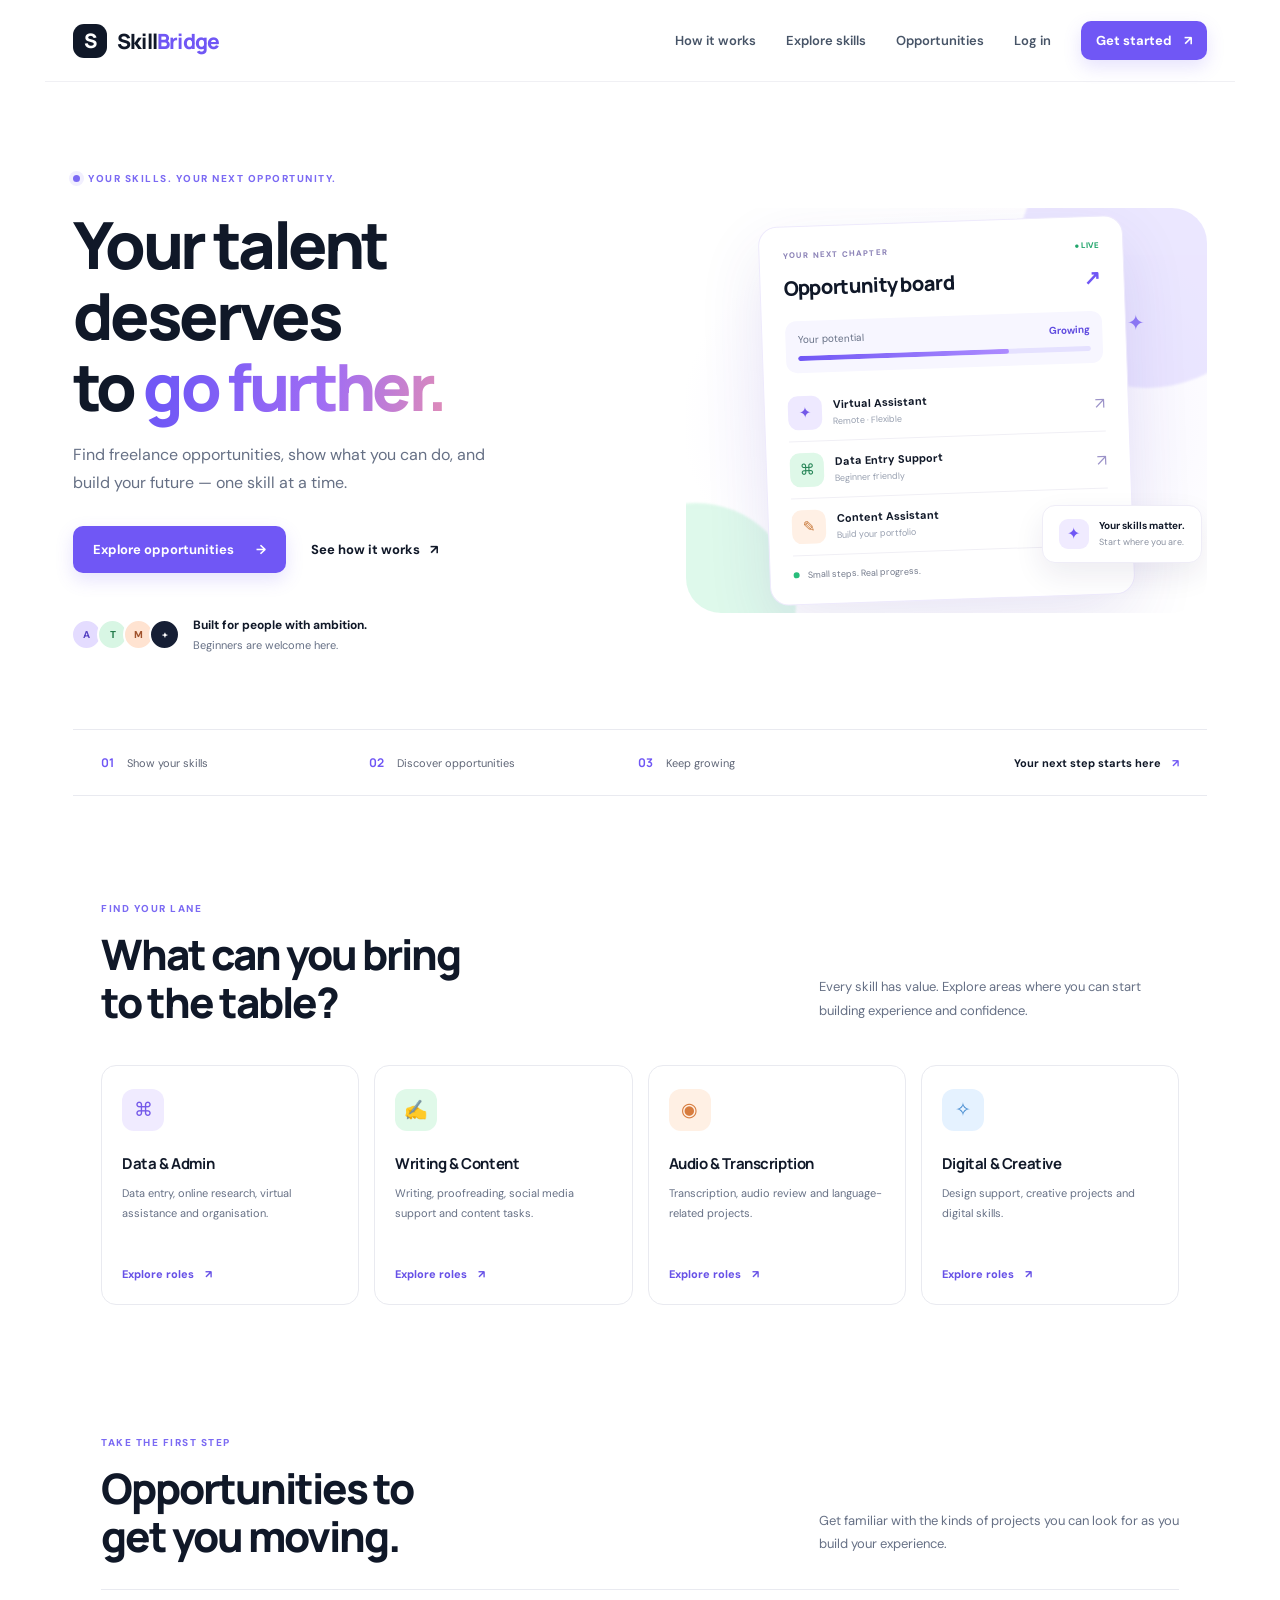
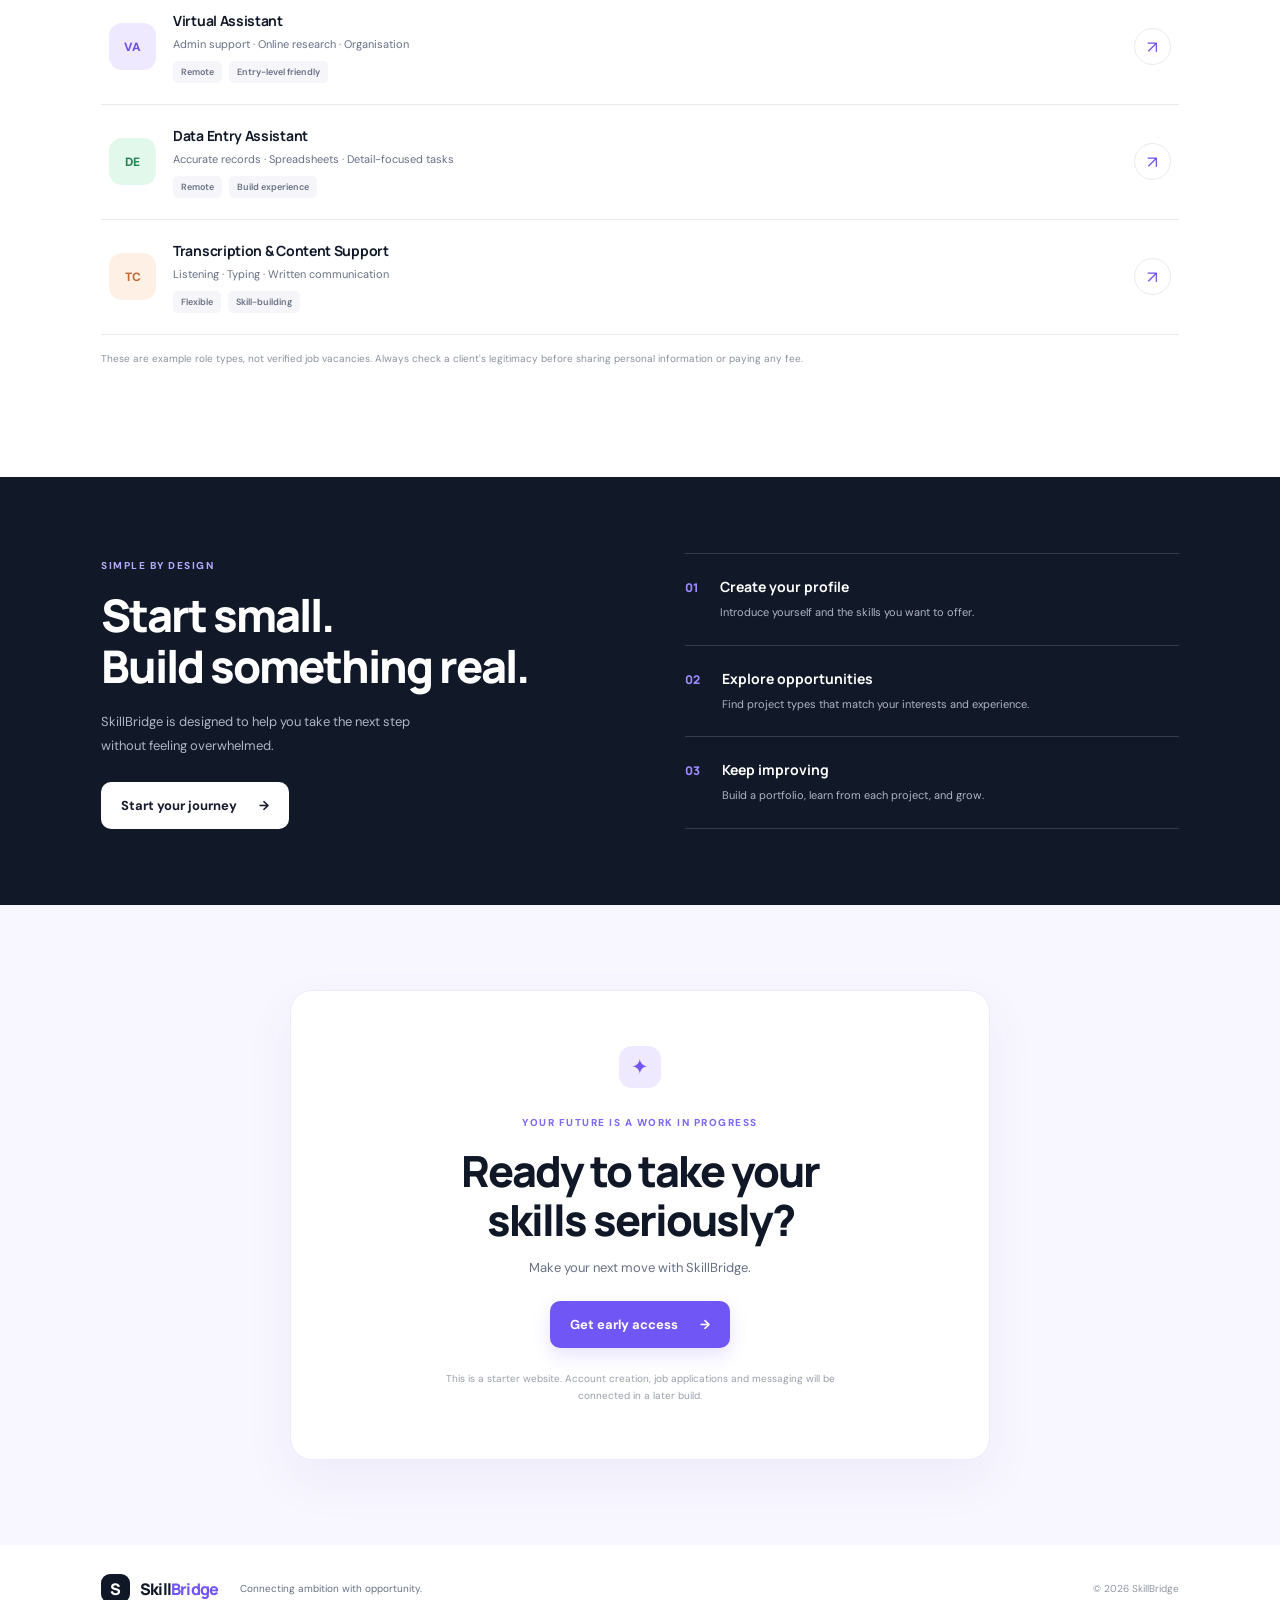
<file: index.html>
<!doctype html>
<html lang="en">
<head>
  <meta charset="utf-8">
  <meta name="viewport" content="width=device-width, initial-scale=1">
  <meta name="theme-color" content="#101828">
  <meta name="description" content="SkillBridge connects talented freelancers with opportunities to grow, work, and earn.">
  <title>SkillBridge — Find work. Build your future.</title>
  <link rel="stylesheet" href="style.css">
</head>
<body>
  <header class="site-header">
    <a class="brand" href="#" aria-label="SkillBridge home"><span class="brand-mark">S</span><span>Skill<span class="brand-accent">Bridge</span></span></a>
    <button class="menu-toggle" id="menuToggle" aria-label="Open menu" aria-expanded="false">☰</button>
    <nav class="nav" id="nav">
      <a href="#how-it-works">How it works</a>
      <a href="#categories">Explore skills</a>
      <a href="#opportunities">Opportunities</a>
      <a class="nav-login" href="#join">Log in</a>
      <a class="button button-small" href="#join">Get started <span>↗</span></a>
    </nav>
  </header>

  <main>
    <section class="hero">
      <div class="hero-copy">
        <div class="eyebrow"><span class="eyebrow-dot"></span> YOUR SKILLS. YOUR NEXT OPPORTUNITY.</div>
        <h1>Your talent deserves<br>to <span class="gradient-text">go further.</span></h1>
        <p class="hero-description">Find freelance opportunities, show what you can do, and build your future — one skill at a time.</p>
        <div class="hero-actions">
          <a class="button" href="#opportunities">Explore opportunities <span>→</span></a>
          <a class="text-link" href="#how-it-works">See how it works <span>↗</span></a>
        </div>
        <div class="trust-row">
          <div class="avatar-stack"><span>A</span><span>T</span><span>M</span><span>+</span></div>
          <p><strong>Built for people with ambition.</strong><br><span>Beginners are welcome here.</span></p>
        </div>
      </div>
      <div class="hero-art" aria-label="Illustration of a freelance opportunity dashboard">
        <div class="orb orb-one"></div><div class="orb orb-two"></div>
        <div class="dashboard-card">
          <div class="dash-top"><span class="dash-label">YOUR NEXT CHAPTER</span><span class="live-dot">● LIVE</span></div>
          <div class="dash-title">Opportunity board <span>↗</span></div>
          <div class="progress-wrap"><div class="progress-info"><span>Your potential</span><strong>Growing</strong></div><div class="progress-track"><div class="progress-fill"></div></div></div>
          <div class="mini-job"><div class="job-icon purple">✦</div><div><strong>Virtual Assistant</strong><small>Remote · Flexible</small></div><span class="job-arrow">↗</span></div>
          <div class="mini-job"><div class="job-icon green">⌘</div><div><strong>Data Entry Support</strong><small>Beginner friendly</small></div><span class="job-arrow">↗</span></div>
          <div class="mini-job"><div class="job-icon orange">✎</div><div><strong>Content Assistant</strong><small>Build your portfolio</small></div><span class="job-arrow">↗</span></div>
          <div class="dash-bottom"><span class="status-pulse"></span> Small steps. Real progress.</div>
        </div>
        <div class="floating-note"><span class="note-icon">✦</span><div><strong>Your skills matter.</strong><small>Start where you are.</small></div></div>
        <div class="sparkle sparkle-one">✳</div><div class="sparkle sparkle-two">✦</div>
      </div>
    </section>

    <section class="stats-strip" aria-label="Platform values">
      <div><strong>01</strong><span>Show your skills</span></div>
      <div><strong>02</strong><span>Discover opportunities</span></div>
      <div><strong>03</strong><span>Keep growing</span></div>
      <div class="stats-message">Your next step starts here <span>↗</span></div>
    </section>

    <section class="section categories" id="categories">
      <div class="section-heading"><div><span class="eyebrow">FIND YOUR LANE</span><h2>What can you bring<br>to the table?</h2></div><p>Every skill has value. Explore areas where you can start building experience and confidence.</p></div>
      <div class="category-grid">
        <article class="category-card"><div class="category-symbol symbol-purple">⌘</div><h3>Data & Admin</h3><p>Data entry, online research, virtual assistance and organisation.</p><a href="#opportunities">Explore roles <span>↗</span></a></article>
        <article class="category-card"><div class="category-symbol symbol-green">✍</div><h3>Writing & Content</h3><p>Writing, proofreading, social media support and content tasks.</p><a href="#opportunities">Explore roles <span>↗</span></a></article>
        <article class="category-card"><div class="category-symbol symbol-orange">◉</div><h3>Audio & Transcription</h3><p>Transcription, audio review and language-related projects.</p><a href="#opportunities">Explore roles <span>↗</span></a></article>
        <article class="category-card"><div class="category-symbol symbol-blue">✧</div><h3>Digital & Creative</h3><p>Design support, creative projects and digital skills.</p><a href="#opportunities">Explore roles <span>↗</span></a></article>
      </div>
    </section>

    <section class="section opportunity-section" id="opportunities">
      <div class="section-heading opportunity-heading"><div><span class="eyebrow">TAKE THE FIRST STEP</span><h2>Opportunities to<br>get you moving.</h2></div><p>Get familiar with the kinds of projects you can look for as you build your experience.</p></div>
      <div class="opportunity-list">
        <article class="opportunity"><div class="company-icon company-violet">VA</div><div class="opportunity-main"><h3>Virtual Assistant</h3><p>Admin support · Online research · Organisation</p><div class="tags"><span>Remote</span><span>Entry-level friendly</span></div></div><a class="round-arrow" href="#join" aria-label="Get started for Virtual Assistant">↗</a></article>
        <article class="opportunity"><div class="company-icon company-mint">DE</div><div class="opportunity-main"><h3>Data Entry Assistant</h3><p>Accurate records · Spreadsheets · Detail-focused tasks</p><div class="tags"><span>Remote</span><span>Build experience</span></div></div><a class="round-arrow" href="#join" aria-label="Get started for Data Entry Assistant">↗</a></article>
        <article class="opportunity"><div class="company-icon company-peach">TC</div><div class="opportunity-main"><h3>Transcription & Content Support</h3><p>Listening · Typing · Written communication</p><div class="tags"><span>Flexible</span><span>Skill-building</span></div></div><a class="round-arrow" href="#join" aria-label="Get started for Transcription and Content Support">↗</a></article>
      </div>
      <p class="demo-note">These are example role types, not verified job vacancies. Always check a client's legitimacy before sharing personal information or paying any fee.</p>
    </section>

    <section class="how-section" id="how-it-works">
      <div class="how-inner"><div><span class="eyebrow light-eyebrow">SIMPLE BY DESIGN</span><h2>Start small.<br>Build something real.</h2><p>SkillBridge is designed to help you take the next step without feeling overwhelmed.</p><a class="button button-light" href="#join">Start your journey <span>→</span></a></div>
      <div class="steps"><div class="step"><span>01</span><div><h3>Create your profile</h3><p>Introduce yourself and the skills you want to offer.</p></div></div><div class="step"><span>02</span><div><h3>Explore opportunities</h3><p>Find project types that match your interests and experience.</p></div></div><div class="step"><span>03</span><div><h3>Keep improving</h3><p>Build a portfolio, learn from each project, and grow.</p></div></div></div></div>
    </section>

    <section class="join-section" id="join"><div class="join-card"><div class="join-star">✦</div><span class="eyebrow">YOUR FUTURE IS A WORK IN PROGRESS</span><h2>Ready to take your<br>skills seriously?</h2><p>Make your next move with SkillBridge.</p><a class="button" href="mailto:hello@skillbridge.example?subject=SkillBridge%20Early%20Access">Get early access <span>→</span></a><small>This is a starter website. Account creation, job applications and messaging will be connected in a later build.</small></div></section>
  </main>

  <footer class="footer"><a class="brand footer-brand" href="#"><span class="brand-mark">S</span><span>Skill<span class="brand-accent">Bridge</span></span></a><p>Connecting ambition with opportunity.</p><span>© <span id="year"></span> SkillBridge</span></footer>
  <script src="script.js"></script>
</body>
</html>
</file>
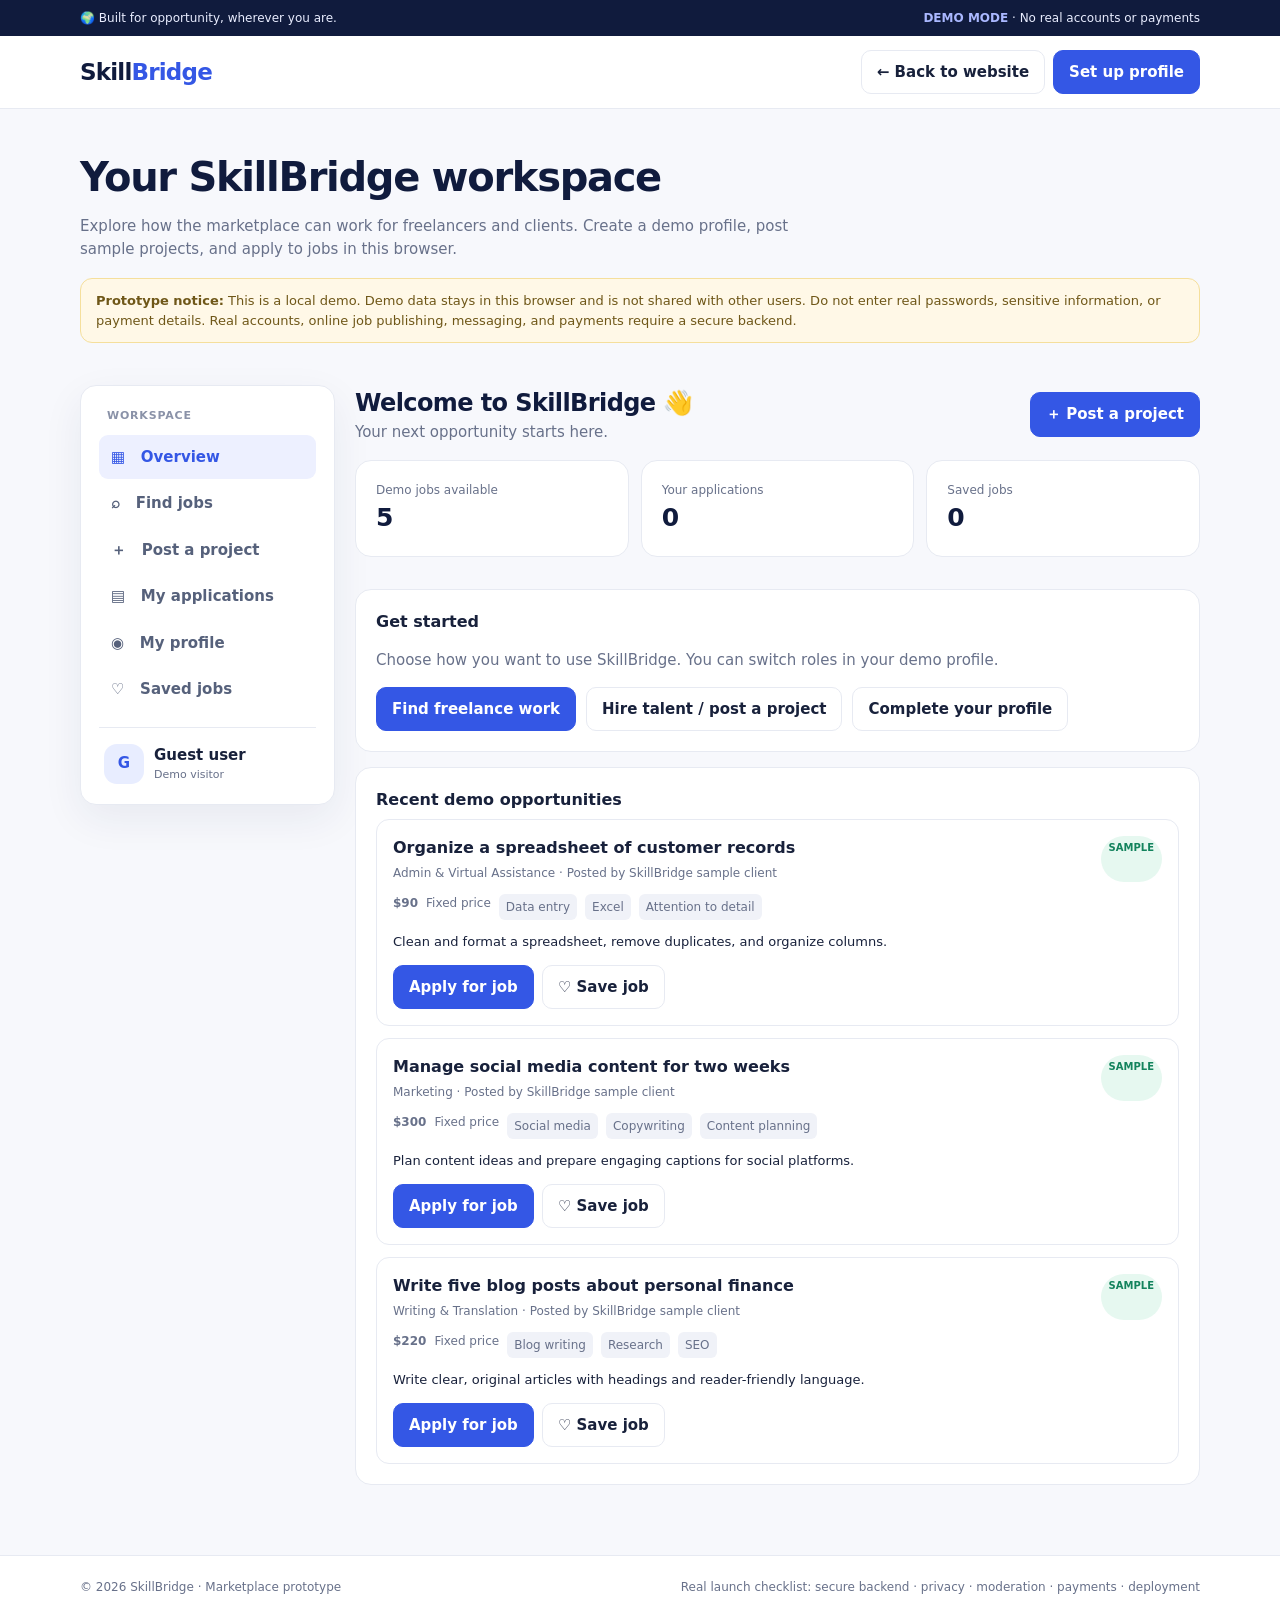
<file: workspace.html>
<!doctype html>
<html lang="en">
<head>
<meta charset="utf-8"><meta name="viewport" content="width=device-width,initial-scale=1">
<meta name="description" content="SkillBridge demo workspace for freelancers and clients."><title>Workspace — SkillBridge</title>
<style>
:root{--navy:#101b3d;--blue:#3457e5;--ink:#18213b;--muted:#68718a;--line:#e7eaf2;--pale:#f5f7ff;--green:#13835d;--shadow:0 14px 40px #18265312}*{box-sizing:border-box}body{margin:0;background:#f7f8fc;color:var(--ink);font:15px/1.5 Inter,system-ui,-apple-system,"Segoe UI",sans-serif}a{color:inherit;text-decoration:none}button,input,select,textarea{font:inherit}.wrap{width:min(1120px,calc(100% - 32px));margin:auto}.top{background:var(--navy);color:#e9edff;padding:9px 0;font-size:12px}.top .wrap{display:flex;justify-content:space-between;gap:12px;flex-wrap:wrap}.top b{color:#aab8ff}.nav{background:#fff;border-bottom:1px solid var(--line)}.navin{height:72px;display:flex;align-items:center;justify-content:space-between;gap:16px}.logo{font-size:23px;font-weight:900;letter-spacing:-.8px;color:var(--navy)}.logo span{color:var(--blue)}.btn{display:inline-flex;align-items:center;justify-content:center;border:1px solid var(--line);background:#fff;padding:10px 15px;border-radius:10px;font-weight:750;cursor:pointer;color:var(--ink)}.primary{background:var(--blue);color:white;border-color:var(--blue)}.hero{padding:38px 0 24px}.hero h1{margin:0 0 8px;font-size:clamp(28px,4vw,40px);letter-spacing:-1.3px;color:var(--navy)}.hero p{color:var(--muted);margin:0;max-width:720px}.notice{margin:18px 0;background:#fff8e7;border:1px solid #f5df9c;color:#6f5718;border-radius:12px;padding:12px 15px;font-size:13px}.layout{display:grid;grid-template-columns:255px 1fr;gap:20px;padding-bottom:55px}.panel,.card{background:#fff;border:1px solid var(--line);border-radius:16px;box-shadow:var(--shadow)}.sidebar{padding:18px;height:max-content}.side-title{font-size:11px;color:#8a92a8;font-weight:850;letter-spacing:.8px;margin:4px 8px 10px}.sidebtn{display:flex;width:100%;text-align:left;border:0;background:transparent;padding:11px 12px;border-radius:9px;cursor:pointer;color:#56617b;font-weight:700;margin:2px 0}.sidebtn.active,.sidebtn:hover{background:#edf0ff;color:var(--blue)}.profile-mini{border-top:1px solid var(--line);margin-top:15px;padding:16px 5px 2px;display:flex;gap:10px;align-items:center}.avatar{width:40px;height:40px;border-radius:13px;background:#e8edff;display:grid;place-items:center;font-weight:900;color:var(--blue)}.profile-mini small{display:block;color:var(--muted);font-size:11px}.main{min-width:0}.view{display:none}.view.active{display:block}.view-head{display:flex;align-items:center;justify-content:space-between;gap:15px;margin:0 0 16px;flex-wrap:wrap}.view-head h2{margin:0;color:var(--navy);font-size:24px;letter-spacing:-.6px}.muted{color:var(--muted)}.stats{display:grid;grid-template-columns:repeat(3,1fr);gap:12px;margin-bottom:17px}.stat{padding:17px}.stat small{display:block;color:var(--muted);font-size:12px}.stat strong{font-size:25px;color:var(--navy)}.card{padding:20px;margin-bottom:15px;box-shadow:none}.card h3{margin:0 0 7px;font-size:16px}.formgrid{display:grid;grid-template-columns:1fr 1fr;gap:13px}.field{display:flex;flex-direction:column;gap:6px}.field.full{grid-column:1/-1}.field label{font-size:12px;font-weight:800;color:#505b76}.field input,.field select,.field textarea,.search{width:100%;border:1px solid #dfe3ee;border-radius:9px;padding:11px 12px;background:#fff;outline:none;color:var(--ink)}.field input:focus,.field select:focus,.field textarea:focus{border-color:#8093ff;box-shadow:0 0 0 3px #3457e515}.field textarea{min-height:100px;resize:vertical}.formactions{display:flex;gap:10px;flex-wrap:wrap;margin-top:15px}.joblist{display:grid;gap:12px}.job{border:1px solid var(--line);border-radius:13px;padding:16px;background:#fff}.jobtop{display:flex;justify-content:space-between;gap:10px}.job h3{margin:0 0 4px;font-size:16px}.badge{display:inline-block;border-radius:99px;padding:4px 8px;background:#e6f8f0;color:var(--green);font-size:10px;font-weight:850}.jobmeta{display:flex;gap:8px;flex-wrap:wrap;margin:12px 0;color:var(--muted);font-size:12px}.tag{background:#f0f2f8;border-radius:6px;padding:4px 7px}.jobactions{display:flex;gap:8px;flex-wrap:wrap}.empty{padding:30px;text-align:center;border:1px dashed #cfd5e5;border-radius:13px;color:var(--muted)}.profilegrid{display:grid;grid-template-columns:120px 1fr;gap:20px;align-items:start}.bigavatar{width:100px;height:100px;border-radius:25px;background:linear-gradient(135deg,#e5eaff,#dff8ee);display:grid;place-items:center;font-size:38px}.pillrow{display:flex;gap:7px;flex-wrap:wrap;margin-top:10px}.toast{position:fixed;bottom:20px;left:50%;transform:translate(-50%,20px);background:var(--navy);color:white;padding:12px 17px;border-radius:10px;box-shadow:var(--shadow);opacity:0;pointer-events:none;transition:.2s;z-index:10;max-width:calc(100% - 28px);font-size:13px}.toast.show{opacity:1;transform:translate(-50%,0)}.empty-state{padding:20px;text-align:center;color:var(--muted)}footer{border-top:1px solid var(--line);background:white;padding:22px 0;color:var(--muted);font-size:12px}footer .wrap{display:flex;justify-content:space-between;gap:10px;flex-wrap:wrap}
@media(max-width:760px){.layout{grid-template-columns:1fr}.sidebar{padding:10px;display:flex;gap:5px;overflow:auto}.side-title,.profile-mini{display:none}.sidebtn{white-space:nowrap;width:auto}.stats{grid-template-columns:repeat(3,1fr)}.stat{padding:12px}.stat strong{font-size:21px}.formgrid{grid-template-columns:1fr}.field.full{grid-column:auto}.profilegrid{grid-template-columns:1fr}.bigavatar{width:70px;height:70px;font-size:28px}}@media(max-width:420px){.stats{grid-template-columns:1fr}.navin{height:62px}}
</style></head>
<body>
<div class="top"><div class="wrap"><span>🌍 Built for opportunity, wherever you are.</span><span><b>DEMO MODE</b> · No real accounts or payments</span></div></div>
<header class="nav"><div class="wrap navin"><a class="logo" href="index.html">Skill<span>Bridge</span></a><div style="display:flex;gap:8px;align-items:center"><a class="btn" href="index.html">← Back to website</a><button class="btn primary" id="quickProfile">Set up profile</button></div></div></header>
<section class="hero wrap"><h1>Your SkillBridge workspace</h1><p>Explore how the marketplace can work for freelancers and clients. Create a demo profile, post sample projects, and apply to jobs in this browser.</p><div class="notice"><strong>Prototype notice:</strong> This is a local demo. Demo data stays in this browser and is not shared with other users. Do not enter real passwords, sensitive information, or payment details. Real accounts, online job publishing, messaging, and payments require a secure backend.</div></section>
<div class="wrap layout">
<aside class="panel sidebar"><div class="side-title">WORKSPACE</div><button class="sidebtn active" data-view="overview">▦ &nbsp; Overview</button><button class="sidebtn" data-view="jobs">⌕ &nbsp; Find jobs</button><button class="sidebtn" data-view="post">＋ &nbsp; Post a project</button><button class="sidebtn" data-view="applications">▤ &nbsp; My applications</button><button class="sidebtn" data-view="profile">◉ &nbsp; My profile</button><button class="sidebtn" data-view="saved">♡ &nbsp; Saved jobs</button><div class="profile-mini"><div class="avatar" id="sideInitial">G</div><div><strong id="sideName">Guest user</strong><small id="sideRole">Demo visitor</small></div></div></aside>
<main class="main">
<section class="view active" id="view-overview"><div class="view-head"><div><h2 id="welcome">Welcome to SkillBridge 👋</h2><div class="muted">Your next opportunity starts here.</div></div><button class="btn primary" data-go="post">＋ Post a project</button></div><div class="stats"><div class="card stat"><small>Demo jobs available</small><strong id="statJobs">0</strong></div><div class="card stat"><small>Your applications</small><strong id="statApps">0</strong></div><div class="card stat"><small>Saved jobs</small><strong id="statSaved">0</strong></div></div><div class="card"><h3>Get started</h3><p class="muted">Choose how you want to use SkillBridge. You can switch roles in your demo profile.</p><div class="formactions"><button class="btn primary" data-go="jobs">Find freelance work</button><button class="btn" data-go="post">Hire talent / post a project</button><button class="btn" data-go="profile">Complete your profile</button></div></div><div class="card"><h3>Recent demo opportunities</h3><div id="recentJobs" class="joblist"></div></div></section>
<section class="view" id="view-jobs"><div class="view-head"><div><h2>Find jobs</h2><div class="muted">Browse sample and locally posted projects.</div></div></div><input id="jobSearch" class="search" placeholder="Search by title, skill, or category…" aria-label="Search jobs"><div style="height:12px"></div><div id="allJobs" class="joblist"></div></section>
<section class="view" id="view-post"><div class="view-head"><div><h2>Post a project</h2><div class="muted">Describe what you need and create a local demo listing.</div></div></div><div class="card"><form id="postForm"><div class="formgrid"><div class="field"><label for="jobTitle">Project title *</label><input id="jobTitle" required maxlength="90" placeholder="e.g. Design a logo for my business"></div><div class="field"><label for="jobCategory">Category *</label><select id="jobCategory" required><option value="">Choose category</option><option>Design & Creative</option><option>Development & IT</option><option>Writing & Translation</option><option>Marketing</option><option>Admin & Virtual Assistance</option><option>Video & Animation</option><option>Other</option></select></div><div class="field"><label for="jobBudget">Budget (USD) *</label><input id="jobBudget" required type="number" min="1" max="1000000" placeholder="e.g. 150"></div><div class="field"><label for="jobType">Project type</label><select id="jobType"><option>Fixed price</option><option>Hourly</option></select></div><div class="field full"><label for="jobDescription">Project description *</label><textarea id="jobDescription" required maxlength="2000" placeholder="Explain the work, expected deliverables, and deadline…"></textarea></div><div class="field full"><label for="jobSkills">Skills required (comma-separated)</label><input id="jobSkills" placeholder="e.g. Canva, logo design, branding"></div></div><div class="formactions"><button class="btn primary" type="submit">Publish demo listing</button><button class="btn" type="reset">Clear form</button></div><p class="muted" style="font-size:12px;margin-bottom:0">Listings are saved only in this browser. This does not publish jobs to the internet.</p></form></div></section>
<section class="view" id="view-applications"><div class="view-head"><div><h2>My applications</h2><div class="muted">Jobs you've applied to in this demo.</div></div></div><div id="applicationList" class="joblist"></div></section>
<section class="view" id="view-profile"><div class="view-head"><div><h2>My profile</h2><div class="muted">Create or update your demo profile.</div></div></div><div class="card"><form id="profileForm"><div class="formgrid"><div class="field"><label for="profileName">Full name *</label><input id="profileName" required maxlength="80" placeholder="Your name"></div><div class="field"><label for="profileEmail">Email address *</label><input id="profileEmail" required type="email" maxlength="120" placeholder="you@example.com"></div><div class="field"><label for="profileRole">I want to use SkillBridge as *</label><select id="profileRole" required><option value="Freelancer">Freelancer — find jobs</option><option value="Client">Client — hire freelancers</option><option value="Both">Both freelancer and client</option></select></div><div class="field"><label for="profileLocation">Location</label><input id="profileLocation" maxlength="100" placeholder="City, country (optional)"></div><div class="field full"><label for="profileHeadline">Professional headline</label><input id="profileHeadline" maxlength="120" placeholder="e.g. Virtual assistant | Data entry | Online research"></div><div class="field full"><label for="profileBio">About you</label><textarea id="profileBio" maxlength="1000" placeholder="Describe your experience, services, or the type of talent you need…"></textarea></div><div class="field full"><label for="profileSkills">Skills (comma-separated)</label><input id="profileSkills" maxlength="300" placeholder="e.g. Data entry, transcription, Canva"></div></div><div class="formactions"><button class="btn primary" type="submit">Save demo profile</button><button class="btn" type="button" id="clearProfile">Clear profile</button></div><p class="muted" style="font-size:12px;margin-bottom:0">This demo profile is stored on this device only. No password or sensitive details are needed.</p></form></div><div id="profilePreview" class="card"></div></section>
<section class="view" id="view-saved"><div class="view-head"><div><h2>Saved jobs</h2><div class="muted">Opportunities you've bookmarked in this browser.</div></div></div><div id="savedJobs" class="joblist"></div></section>
</main></div>
<footer><div class="wrap"><span>© 2026 SkillBridge · Marketplace prototype</span><span>Real launch checklist: secure backend · privacy · moderation · payments · deployment</span></div></footer><div class="toast" id="toast" role="status"></div>
<script>
(()=>{
const $=s=>document.querySelector(s), $$=s=>[...document.querySelectorAll(s)];
const seed=[
{id:'sample-1',title:'Design a modern logo for a new clothing brand',category:'Design & Creative',budget:180,type:'Fixed price',description:'Create a memorable logo concept and provide web-ready and print-ready files.',skills:['Logo design','Branding','Adobe Illustrator'],owner:'SkillBridge sample client',sample:true},
{id:'sample-2',title:'Build a responsive landing page',category:'Development & IT',budget:450,type:'Fixed price',description:'Create a clean mobile-friendly landing page for a small online business.',skills:['HTML','CSS','JavaScript'],owner:'SkillBridge sample client',sample:true},
{id:'sample-3',title:'Write five blog posts about personal finance',category:'Writing & Translation',budget:220,type:'Fixed price',description:'Write clear, original articles with headings and reader-friendly language.',skills:['Blog writing','Research','SEO'],owner:'SkillBridge sample client',sample:true},
{id:'sample-4',title:'Manage social media content for two weeks',category:'Marketing',budget:300,type:'Fixed price',description:'Plan content ideas and prepare engaging captions for social platforms.',skills:['Social media','Copywriting','Content planning'],owner:'SkillBridge sample client',sample:true},
{id:'sample-5',title:'Organize a spreadsheet of customer records',category:'Admin & Virtual Assistance',budget:90,type:'Fixed price',description:'Clean and format a spreadsheet, remove duplicates, and organize columns.',skills:['Data entry','Excel','Attention to detail'],owner:'SkillBridge sample client',sample:true}
];
const read=(k,f)=>{try{return JSON.parse(localStorage.getItem('sb_'+k))??f}catch{return f}},write=(k,v)=>localStorage.setItem('sb_'+k,JSON.stringify(v));
let jobs=read('jobs',seed), profile=read('profile',null), apps=read('apps',[]), saved=read('saved',[]);
const esc=s=>String(s??'').replace(/[&<>"']/g,c=>({'&':'&amp;','<':'&lt;','>':'&gt;','"':'&quot;',"'":'&#39;'}[c]));
function toast(s){const t=$('#toast');t.textContent=s;t.classList.add('show');setTimeout(()=>t.classList.remove('show'),2600)}
function go(v){$$('.view').forEach(x=>x.classList.toggle('active',x.id==='view-'+v));$$('.sidebtn').forEach(x=>x.classList.toggle('active',x.dataset.view===v));window.scrollTo({top:0,behavior:'smooth'});render()}
$$('[data-view]').forEach(b=>b.addEventListener('click',()=>go(b.dataset.view)));$$('[data-go]').forEach(b=>b.addEventListener('click',()=>go(b.dataset.go)));$('#quickProfile').addEventListener('click',()=>go('profile'));
function jobCard(j){const isSaved=saved.includes(j.id),applied=apps.includes(j.id);return `<article class="job"><div class="jobtop"><div><h3>${esc(j.title)}</h3><div class="muted" style="font-size:12px">${esc(j.category)} · Posted by ${esc(j.owner||'Demo client')}</div></div><span class="badge">${j.sample?'SAMPLE':'DEMO POST'}</span></div><div class="jobmeta"><strong>$${Number(j.budget).toLocaleString('en-US')}</strong><span>${esc(j.type||'Fixed price')}</span>${(j.skills||[]).slice(0,4).map(s=>`<span class="tag">${esc(s)}</span>`).join('')}</div><p style="font-size:13px;margin:0 0 13px">${esc(j.description)}</p><div class="jobactions"><button class="btn primary" data-apply="${esc(j.id)}" ${applied?'disabled':''}>${applied?'✓ Applied':'Apply for job'}</button><button class="btn" data-save="${esc(j.id)}">${isSaved?'♥ Saved':'♡ Save job'}</button></div></article>`}
function bindJobButtons(root=document){root.querySelectorAll('[data-apply]').forEach(b=>b.onclick=()=>{if(!profile){toast('Create a demo profile first.');go('profile');return}if(profile.role==='Client'){toast('Choose Freelancer or Both in your profile to apply.');return}const id=b.dataset.apply;if(!apps.includes(id)){apps.push(id);write('apps',apps);toast('Demo application saved in this browser.');render()}});root.querySelectorAll('[data-save]').forEach(b=>b.onclick=()=>{const id=b.dataset.save;saved=saved.includes(id)?saved.filter(x=>x!==id):[...saved,id];write('saved',saved);render();toast(saved.includes(id)?'Job saved.':'Job removed from saved list.')})}
function render(){if(profile){$('#welcome').textContent='Welcome, '+profile.name.split(' ')[0]+' 👋';$('#sideName').textContent=profile.name;$('#sideRole').textContent=profile.role;$('#sideInitial').textContent=profile.name.trim().charAt(0).toUpperCase();$('#profileName').value=profile.name||'';$('#profileEmail').value=profile.email||'';$('#profileRole').value=profile.role||'Freelancer';$('#profileLocation').value=profile.location||'';$('#profileHeadline').value=profile.headline||'';$('#profileBio').value=profile.bio||'';$('#profileSkills').value=profile.skills||''}else{$('#welcome').textContent='Welcome to SkillBridge 👋';$('#sideName').textContent='Guest user';$('#sideRole').textContent='Demo visitor';$('#sideInitial').textContent='G'}
$('#statJobs').textContent=jobs.length;$('#statApps').textContent=apps.length;$('#statSaved').textContent=saved.length;
const q=($('#jobSearch')?.value||'').trim().toLowerCase(),matching=jobs.filter(j=>(j.title+' '+j.category+' '+j.description+' '+(j.skills||[]).join(' ')).toLowerCase().includes(q));$('#allJobs').innerHTML=matching.length?matching.map(jobCard).join(''):'<div class="empty">No jobs match that search yet.</div>';bindJobButtons($('#allJobs'));
const recent=jobs.slice(-3).reverse();$('#recentJobs').innerHTML=recent.length?recent.map(jobCard).join(''):'<div class="empty">No projects yet. Post the first one.</div>';bindJobButtons($('#recentJobs'));
const appliedJobs=apps.map(id=>jobs.find(j=>j.id===id)).filter(Boolean);$('#applicationList').innerHTML=appliedJobs.length?appliedJobs.map(j=>jobCard(j)).join(''):'<div class="empty">You have no demo applications yet. Browse jobs and select “Apply for job”.</div>';bindJobButtons($('#applicationList'));
const savedJobs=saved.map(id=>jobs.find(j=>j.id===id)).filter(Boolean);$('#savedJobs').innerHTML=savedJobs.length?savedJobs.map(jobCard).join(''):'<div class="empty">No saved jobs yet. Select “Save job” on an opportunity you like.</div>';bindJobButtons($('#savedJobs'));
$('#profilePreview').innerHTML=profile?`<div class="profilegrid"><div class="bigavatar">${esc(profile.name.trim().charAt(0).toUpperCase())}</div><div><h3 style="margin:0">${esc(profile.name)}</h3><p class="muted" style="margin:3px 0">${esc(profile.headline||profile.role)} ${profile.location?'· '+esc(profile.location):''}</p><p style="font-size:13px">${esc(profile.bio||'Add an introduction to help others understand your experience and goals.')}</p><div class="pillrow">${(profile.skills||'').split(',').map(x=>x.trim()).filter(Boolean).map(x=>`<span class="tag">${esc(x)}</span>`).join('')}</div><small class="muted">Demo profile · ${esc(profile.email)}</small></div></div>`:'<div class="empty-state">Your profile preview will appear here after you save your demo profile.</div>';
}
$('#jobSearch').addEventListener('input',()=>{const q=$('#jobSearch').value;const matching=jobs.filter(j=>(j.title+' '+j.category+' '+j.description+' '+(j.skills||[]).join(' ')).toLowerCase().includes(q.trim().toLowerCase()));$('#allJobs').innerHTML=matching.length?matching.map(jobCard).join(''):'<div class="empty">No jobs match that search yet.</div>';bindJobButtons($('#allJobs'))});
$('#profileForm').addEventListener('submit',e=>{e.preventDefault();profile={name:$('#profileName').value.trim(),email:$('#profileEmail').value.trim(),role:$('#profileRole').value,location:$('#profileLocation').value.trim(),headline:$('#profileHeadline').value.trim(),bio:$('#profileBio').value.trim(),skills:$('#profileSkills').value.trim()};write('profile',profile);toast('Demo profile saved on this device.');render();go('overview')});
$('#clearProfile').addEventListener('click',()=>{if(confirm('Clear the demo profile stored in this browser?')){profile=null;localStorage.removeItem('sb_profile');render();toast('Demo profile cleared.')}});
$('#postForm').addEventListener('submit',e=>{e.preventDefault();if(!profile){toast('Please save a demo profile first.');go('profile');return}if(profile.role==='Freelancer'){toast('Choose Client or Both in your profile to post projects.');go('profile');return}const title=$('#jobTitle').value.trim(),description=$('#jobDescription').value.trim();const j={id:'local-'+Date.now(),title,category:$('#jobCategory').value,budget:Number($('#jobBudget').value),type:$('#jobType').value,description,skills:$('#jobSkills').value.split(',').map(x=>x.trim()).filter(Boolean),owner:profile.name,sample:false};jobs.push(j);write('jobs',jobs);e.target.reset();toast('Demo project posted in this browser.');go('jobs')});
render();
})();
</script></body></html>
</file>
<file: style.css>
@import url('https://fonts.googleapis.com/css2?family=DM+Sans:wght@400;500;600;700&family=Manrope:wght@400;500;600;700;800&display=swap');
:root{--ink:#101828;--muted:#667085;--purple:#7057f5;--line:#e9eaf0;--bg:#fbfbfe;--green:#bdf5d4}
*{box-sizing:border-box}html{scroll-behavior:smooth;scroll-padding-top:90px}body{margin:0;background:#fff;color:var(--ink);font-family:'DM Sans',sans-serif;-webkit-font-smoothing:antialiased}a{color:inherit;text-decoration:none}.site-header{height:82px;display:flex;align-items:center;justify-content:space-between;max-width:1190px;margin:auto;padding:0 28px;border-bottom:1px solid #f0f0f4}.brand{display:inline-flex;align-items:center;gap:10px;font-family:Manrope,sans-serif;font-size:21px;font-weight:800;letter-spacing:-.8px}.brand-mark{width:34px;height:34px;border-radius:11px;display:grid;place-items:center;background:var(--ink);color:#fff;font-size:20px}.brand-accent{color:var(--purple)}.nav{display:flex;align-items:center;gap:30px;font-size:13px;font-weight:600;color:#475467}.nav a:hover,.text-link:hover{color:var(--purple)}.button{display:inline-flex;align-items:center;justify-content:center;gap:22px;padding:15px 20px;background:var(--purple);color:#fff;border-radius:10px;font-weight:700;font-size:13px;box-shadow:0 7px 18px #7057f52c;transition:transform .2s,box-shadow .2s}.button:hover{transform:translateY(-2px);box-shadow:0 10px 24px #7057f540}.button-small{padding:11px 15px;gap:12px}.menu-toggle{display:none;border:0;background:none;font-size:25px;color:var(--ink)}
.hero{max-width:1190px;margin:auto;padding:84px 28px 75px;display:grid;grid-template-columns:1.05fr .95fr;align-items:center;gap:38px;min-height:570px}.eyebrow{display:inline-flex;align-items:center;gap:8px;font-size:10px;letter-spacing:1.5px;font-weight:800;color:#7b6af3}.eyebrow-dot{width:7px;height:7px;border-radius:50%;background:#7b6af3;box-shadow:0 0 0 4px #7b6af31b}.hero h1,.section h2,.how-section h2,.join-card h2{font-family:Manrope,sans-serif;font-size:clamp(42px,5.2vw,65px);letter-spacing:-3.6px;line-height:1.09;margin:23px 0 18px;font-weight:800}.gradient-text{background:linear-gradient(100deg,#7158f6 10%,#a06df4 60%,#e08cb7 100%);-webkit-background-clip:text;background-clip:text;color:transparent}.hero-description{font-size:16px;line-height:1.8;color:var(--muted);max-width:440px;margin:0}.hero-actions{display:flex;align-items:center;gap:25px;margin-top:28px}.text-link{font-size:13px;font-weight:700}.text-link span{margin-left:7px}.trust-row{display:flex;align-items:center;gap:13px;margin-top:42px}.avatar-stack{display:flex;padding-left:3px}.avatar-stack span{width:31px;height:31px;border-radius:50%;border:2px solid #fff;background:#e4dcff;color:#5844c4;display:grid;place-items:center;font-size:10px;font-weight:800;margin-left:-5px}.avatar-stack span:nth-child(2){background:#d8f6e4;color:#237a4a}.avatar-stack span:nth-child(3){background:#ffe3d1;color:#a0522c}.avatar-stack span:nth-child(4){background:#161f35;color:#fff}.trust-row p{font-size:11px;line-height:1.7;margin:0}.trust-row p strong{font-size:12px}.trust-row p span{color:var(--muted)}
.hero-art{min-height:405px;position:relative;display:grid;place-items:center;background:radial-gradient(ellipse at 55% 52%,#eeeaff 0%,#f8f6ff 38%,#fff 72%);border-radius:35px;overflow:hidden}.orb{position:absolute;border-radius:50%;filter:blur(1px)}.orb-one{width:260px;height:260px;background:#ded7ff;right:-70px;top:-80px;opacity:.6}.orb-two{width:200px;height:200px;background:#c9f5de;left:-90px;bottom:-90px;opacity:.6}.dashboard-card{position:relative;z-index:1;width:min(365px,82%);background:#fff;border:1px solid #eeeafc;border-radius:19px;padding:23px;box-shadow:0 25px 65px #4936a51c;transform:rotate(-2deg)}.dash-top,.progress-info{display:flex;justify-content:space-between;align-items:center}.dash-label{font-size:8px;letter-spacing:1.2px;font-weight:800;color:#8c83b7}.live-dot{font-size:8px;color:#21a56b;font-weight:800}.dash-title{font-family:Manrope,sans-serif;font-weight:800;font-size:20px;letter-spacing:-.7px;margin:14px 0 20px}.dash-title span{float:right;color:var(--purple)}.progress-wrap{background:#f7f6ff;border-radius:11px;padding:12px;margin-bottom:12px}.progress-info{font-size:10px;color:#667085}.progress-info strong{color:#604ce0}.progress-track{height:5px;border-radius:10px;background:#e5e1ff;margin-top:10px;overflow:hidden}.progress-fill{height:100%;width:72%;border-radius:10px;background:linear-gradient(90deg,#7057f5,#ad8bff)}.mini-job{display:flex;align-items:center;gap:11px;padding:11px 0;border-bottom:1px solid #f0eff5}.mini-job:last-of-type{border:0}.job-icon{width:34px;height:34px;border-radius:10px;display:grid;place-items:center;font-size:15px}.purple{background:#eee9ff;color:#7358e8}.green{background:#def8e8;color:#268557}.orange{background:#fff0e5;color:#c77535}.mini-job strong,.mini-job small{display:block}.mini-job strong{font-size:11px}.mini-job small{font-size:9px;color:#98a0b0;margin-top:4px}.job-arrow{margin-left:auto;color:#9b92c8}.dash-bottom{font-size:9px;color:#747b8c;padding-top:13px}.status-pulse{display:inline-block;width:6px;height:6px;background:#28bd7b;border-radius:50%;margin-right:6px}.floating-note{position:absolute;z-index:2;bottom:50px;right:1%;display:flex;gap:10px;align-items:center;padding:13px 16px;background:#fff;border:1px solid #efedf7;border-radius:13px;box-shadow:0 12px 30px #24165a15}.note-icon{width:30px;height:30px;border-radius:9px;background:#f0ebff;color:var(--purple);display:grid;place-items:center}.floating-note strong,.floating-note small{display:block}.floating-note strong{font-size:10px}.floating-note small{font-size:9px;color:#8a91a0;margin-top:4px}.sparkle{position:absolute;color:#8e79f7}.sparkle-one{font-size:27px;top:58px;left:17%}.sparkle-two{font-size:21px;right:12%;top:25%}
.stats-strip{max-width:1134px;margin:0 auto;padding:24px 28px;border-top:1px solid var(--line);border-bottom:1px solid var(--line);display:grid;grid-template-columns:repeat(3,1fr) 1.1fr;gap:20px;align-items:center}.stats-strip>div:not(.stats-message){display:flex;align-items:center;gap:13px}.stats-strip strong{font-family:Manrope,sans-serif;font-size:12px;color:var(--purple)}.stats-strip span{font-size:11px;color:#5f6677}.stats-message{font-size:11px;font-weight:700;text-align:right}.stats-message span{color:var(--purple);margin-left:8px}
.section{max-width:1134px;margin:auto;padding:100px 28px}.section-heading{display:flex;justify-content:space-between;align-items:end;gap:30px;margin-bottom:38px}.section h2,.how-section h2,.join-card h2{font-size:42px;letter-spacing:-2px;line-height:1.14;margin:14px 0 0}.section-heading>p{max-width:360px;color:var(--muted);font-size:13px;line-height:1.8;margin:0 0 5px}.category-grid{display:grid;grid-template-columns:repeat(4,1fr);gap:15px}.category-card{padding:23px 20px 21px;border:1px solid var(--line);border-radius:15px;transition:transform .2s,border-color .2s,box-shadow .2s}.category-card:hover{transform:translateY(-4px);border-color:#d5ceff;box-shadow:0 15px 35px #31206e0b}.category-symbol{width:42px;height:42px;border-radius:12px;display:grid;place-items:center;font-size:19px;margin-bottom:22px}.symbol-purple{background:#f0ebff;color:#7459e9}.symbol-green{background:#e0f9e9;color:#2b9a5d}.symbol-orange{background:#fff0e4;color:#d77c3e}.symbol-blue{background:#e5f2ff;color:#448bd0}.category-card h3{font-family:Manrope,sans-serif;font-size:15px;letter-spacing:-.4px;margin:0 0 10px}.category-card p{font-size:11px;color:var(--muted);line-height:1.8;min-height:60px;margin:0 0 18px}.category-card>a{font-size:11px;font-weight:800;color:#6751e7}.category-card>a span{margin-left:8px}
.opportunity-section{padding-top:25px;padding-bottom:100px}.opportunity-heading{margin-bottom:28px}.opportunity-list{border-top:1px solid var(--line)}.opportunity{display:flex;align-items:center;gap:17px;padding:21px 8px;border-bottom:1px solid var(--line)}.company-icon{width:47px;height:47px;border-radius:13px;display:grid;place-items:center;font-size:12px;font-weight:800;flex-shrink:0}.company-violet{background:#eee9ff;color:#6c51e9}.company-mint{background:#e1f8ea;color:#258552}.company-peach{background:#fff0e6;color:#c46b36}.opportunity-main{flex:1}.opportunity h3{font-family:Manrope,sans-serif;font-size:14px;margin:0 0 7px;letter-spacing:-.3px}.opportunity p{font-size:11px;color:var(--muted);margin:0 0 10px}.tags{display:flex;gap:7px;flex-wrap:wrap}.tags span{background:#f5f5fa;color:#697083;padding:5px 8px;border-radius:5px;font-size:9px;font-weight:600}.round-arrow{width:37px;height:37px;border:1px solid var(--line);border-radius:50%;display:grid;place-items:center;color:#6c54ed;font-size:17px;transition:all .2s}.round-arrow:hover{background:var(--purple);color:#fff}.demo-note{font-size:10px;color:#8b91a0;line-height:1.7;margin-top:15px}
.how-section{background:#111827;color:#fff;padding:76px 28px}.how-inner{max-width:1078px;margin:auto;display:grid;grid-template-columns:1fr 1fr;gap:90px;align-items:center}.light-eyebrow{color:#b5a8ff}.how-section h2{font-size:45px;margin-top:16px}.how-section>div>div:first-child>p{max-width:340px;color:#aeb5c4;font-size:13px;line-height:1.8;margin:18px 0 25px}.button-light{background:#fff;color:#171b2c;box-shadow:none}.steps{border-top:1px solid #343b4b}.step{display:flex;gap:22px;padding:23px 0;border-bottom:1px solid #343b4b}.step>span{font-family:Manrope,sans-serif;color:#9d8aff;font-weight:800;font-size:12px;padding-top:2px}.step h3{font-family:Manrope,sans-serif;font-size:14px;margin:0 0 7px}.step p{font-size:11px;color:#aeb5c4;line-height:1.7;margin:0}
.join-section{padding:85px 28px;background:#f8f7ff}.join-card{max-width:700px;margin:auto;text-align:center;background:#fff;border:1px solid #eeebfa;border-radius:22px;padding:55px 24px;box-shadow:0 20px 50px #4d3a9910}.join-star{width:42px;height:42px;display:grid;place-items:center;border-radius:13px;background:#eee9ff;color:var(--purple);font-size:21px;margin:0 auto 22px}.join-card h2{font-size:43px;margin:15px 0}.join-card>p{color:var(--muted);font-size:13px;margin:0 0 25px}.join-card small{display:block;max-width:440px;margin:22px auto 0;color:#9a9eaa;font-size:10px;line-height:1.7}.footer{max-width:1134px;margin:auto;padding:27px 28px;display:flex;align-items:center;gap:22px}.footer-brand{font-size:16px}.footer-brand .brand-mark{width:29px;height:29px;border-radius:9px;font-size:16px}.footer p{font-size:10px;color:var(--muted);flex:1}.footer>span{font-size:10px;color:#9096a4}
@media(max-width:800px){.site-header{height:70px;padding:0 20px}.menu-toggle{display:block}.nav{display:none;position:absolute;top:70px;left:0;right:0;background:#fff;padding:20px;flex-direction:column;gap:22px;align-items:stretch;border-bottom:1px solid var(--line);z-index:10}.nav.open{display:flex}.nav .button{text-align:center}.hero{grid-template-columns:1fr;padding:58px 22px 48px;gap:35px}.hero h1{font-size:51px;letter-spacing:-2.8px}.hero-art{min-height:370px}.stats-strip{grid-template-columns:1fr 1fr;padding:22px}.stats-message{text-align:left}.section{padding:70px 22px}.section-heading{align-items:flex-start;flex-direction:column;gap:18px}.section-heading>p{max-width:520px}.category-grid{grid-template-columns:1fr 1fr}.category-card p{min-height:unset}.how-inner{grid-template-columns:1fr;gap:38px}.how-section{padding:65px 22px}.opportunity-section{padding-top:5px}.footer{flex-wrap:wrap;gap:12px}.footer p{flex-basis:55%}}
@media(max-width:430px){.hero h1{font-size:43px}.hero-description{font-size:14px}.hero-actions{align-items:flex-start;flex-direction:column;gap:18px}.hero-art{min-height:330px}.dashboard-card{padding:17px;width:86%}.floating-note{right:2%;bottom:25px;padding:10px}.stats-strip{gap:17px}.stats-strip>div:not(.stats-message){gap:8px}.stats-strip span{font-size:10px}.section h2,.how-section h2{font-size:36px}.category-grid{gap:10px}.category-card{padding:17px 14px}.category-card h3{font-size:13px}.category-card p{font-size:10px}.opportunity{gap:11px;padding:17px 0}.company-icon{width:40px;height:40px}.opportunity h3{font-size:12px}.opportunity p{font-size:10px}.round-arrow{width:32px;height:32px;flex-shrink:0}.join-card{padding:42px 17px}.join-card h2{font-size:35px}.footer{padding:23px 20px}.footer p{order:3;flex-basis:100%}}
</file>
